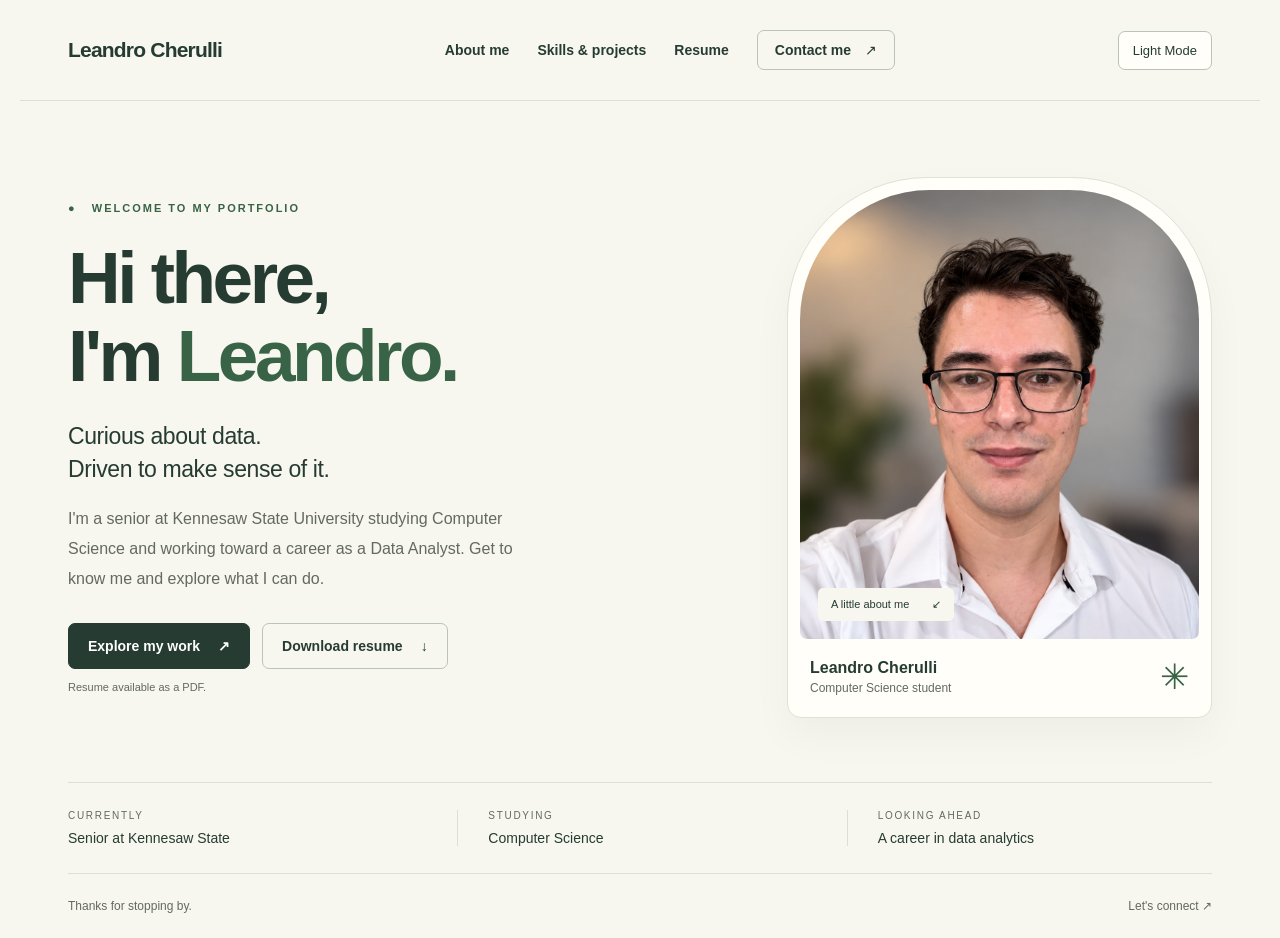
<file: index.html>
<!DOCTYPE html>
<html lang="en-US">
    <head>
        <meta charset="UTF-8">
        <meta name="viewport" content="width=device-width, initial-scale=1.0">
        <meta name="description" content="Leandro Cherulli Portfolio main page">
        <script src="scripts.js"></script>
        <link rel="stylesheet" href="Effects.css">
        <title>
            Leandro Cherulli | Portfolio
        </title>
    </head>
    <body class="portfolio-page">
        <a class="skip-link" href="#main">
            Skip to content
        </a>
        <header class="site-header">
            <a class="wordmark" href="index.html">
                Leandro Cherulli
                <span>
                </span>
            </a>
            <nav class="main-nav" aria-label="Main navigation">
                <a href="aboutMePage.html">
                    About me
                </a>
                <a href="skillsPage.html">
                    Skills &amp; projects
                </a>
                <a href="resumePage.html">
                    Resume
                </a>
                <a class="nav-contact" href="contactPage.html">
                    Contact me
                    <span aria-hidden="true">
                        ↗
                    </span>
                </a>
            </nav>
            <button class="theme-toggle" type="button" aria-pressed="false" hidden>
                Light Mode
            </button>
        </header>
        <main id="main" class="site-main">
            <section class="hero" aria-labelledby="intro-title">
                <div class="hero-copy">
                    <p class="eyebrow">
                        ● &nbsp; Welcome to my portfolio
                    </p>
                    <h1 id="intro-title">
                        Hi there,
                        <br>
                        I'm
                        <span>
                            Leandro.
                        </span>
                    </h1>
                    <p class="hero-subtitle">
                        Curious about data.
                        <br>
                        Driven to make sense of it.
                    </p>
                    <p class="hero-description">
                        I'm a senior at Kennesaw State University studying Computer Science and working toward a career as a Data Analyst. Get to know me and explore what I can do.
                    </p>
                    <div class="hero-actions">
                        <a class="button button-primary" href="skillsPage.html">
                            Explore my work
                            <span aria-hidden="true">
                                ↗
                            </span>
                        </a>
                        <a class="button button-secondary" href="Leandro Cherulli - Resume.pdf" download>
                            Download resume
                            <span aria-hidden="true">
                                ↓
                            </span>
                        </a>
                    </div>
                    <p class="resume-note">
                        Resume available as a PDF.
                    </p>
                </div>
                <figure class="portrait-card">
                    <div class="portrait-frame">
                        <img class="portrait-photo" src="images/Portrait.png" alt="portrait pic">
                        <div class="portrait-placeholder" role="img" aria-label="Placeholder for a portrait">
                            <span class="portrait-monogram" aria-hidden="true">
                                LC
                            </span>
                        </div>
                        <span class="portrait-tag">
                            A little about me
                            <span aria-hidden="true">
                                ↙
                            </span>
                        </span>
                    </div>
                    <figcaption>
                        <div>
                            <strong>
                                Leandro Cherulli
                            </strong>
                            <span>
                                Computer Science student
                            </span>
                        </div>
                        <span class="caption-mark" aria-hidden="true">
                            ✳
                        </span>
                    </figcaption>
                </figure>
            </section>
            <section class="quick-facts" aria-label="At a glance">
                <div>
                    <p class="fact-label">
                        Currently
                    </p>
                    <p>
                        Senior at Kennesaw State
                    </p>
                </div>
                <div>
                    <p class="fact-label">
                        Studying
                    </p>
                    <p>
                        Computer Science
                    </p>
                </div>
                <div>
                    <p class="fact-label">
                        Looking ahead
                    </p>
                    <p>
                        A career in data analytics
                    </p>
                </div>
            </section>
        </main>
        <footer class="site-footer">
            <p>
                Thanks for stopping by.
            </p>
            <a href="contactPage.html">
                Let's connect
                <span aria-hidden="true">
                    ↗
                </span>
            </a>
        </footer>
    </body>
</html>
</file>
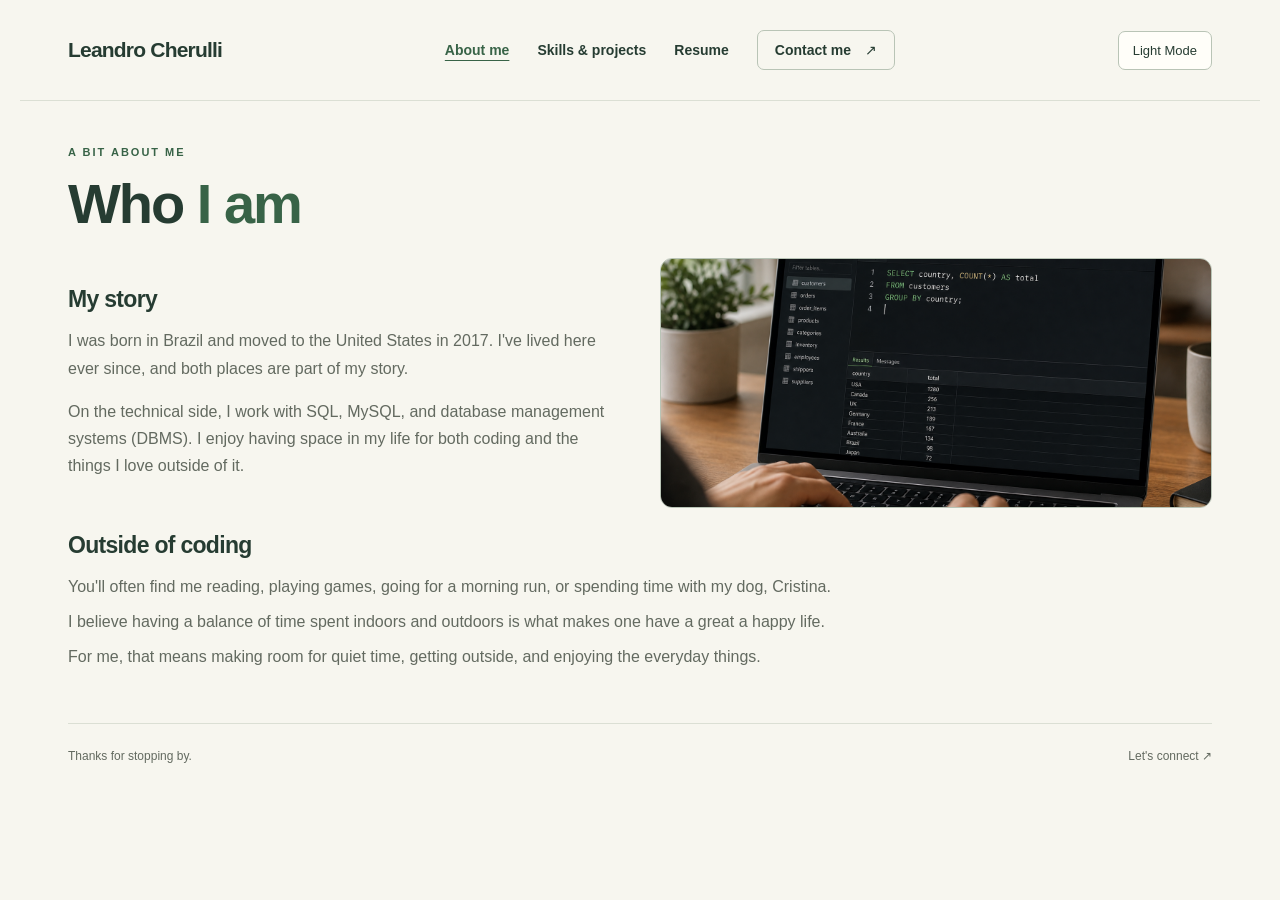
<file: aboutMePage.html>
<!DOCTYPE html>
<html lang="en-US">
    <head>
        <meta charset="UTF-8">
        <meta name="viewport" content="width=device-width, initial-scale=1.0">
        <meta name="description" content="Get to know me.">
        <script src="scripts.js"></script>
        <link rel="stylesheet" href="Effects.css">
        <title>
            About me | Leandro Cherulli
        </title>
    </head>
    <body class="portfolio-page">
        <a class="skip-link" href="#main">
            Skip to content
        </a>
        <header class="site-header">
            <a class="wordmark" href="index.html">
                Leandro Cherulli
                <span>
                </span>
            </a>
            <nav class="main-nav" aria-label="Main navigation">
                <a href="aboutMePage.html" aria-current="page">
                    About me
                </a>
                <a href="skillsPage.html">
                    Skills &amp; projects
                </a>
                <a href="resumePage.html">
                    Resume
                </a>
                <a class="nav-contact" href="contactPage.html">
                    Contact me
                    <span aria-hidden="true">
                        ↗
                    </span>
                </a>
            </nav>
            <button class="theme-toggle" type="button" aria-pressed="false" hidden>
                Light Mode
            </button>
        </header>
        <main id="main" class="site-main">
            <article class="text-page" aria-labelledby="about-title">
                <div class="text-intro">
                    <div>
                        <p class="eyebrow">
                            A bit about me
                        </p>
                        <h1 id="about-title">
                            Who
                            <span>
                                I am
                            </span>
                        </h1>
                    </div>
                </div>
                <div class="text-columns story-layout">
                    <section aria-labelledby="story-title">
                        <h2 id="story-title" class="section-title">
                            My story
                        </h2>
                        <p class="body-copy">
                            I was born in Brazil and moved to the United States in 2017. I've lived here ever since, and both places are part of my story.
                        </p>
                        <p class="body-copy">
                            On the technical side, I work with SQL, MySQL, and database management systems (DBMS). I enjoy having space in my life for both coding and the things I love outside of it.
                        </p>
                    </section>
                    <img class="story-image" src="images/sql-workspace-v2.png" width="1536" height="1024" alt="AI-generated image of hands typing SQL in a database editor on a laptop.">
                    <section class="story-interests" aria-labelledby="outside-title">
                        <h2 id="outside-title" class="section-title">
                            Outside of coding
                        </h2>
                        <p class="body-copy">
                            You'll often find me reading, playing games, going for a morning run, or spending time with my dog, Cristina.
                        </p>
                        <p class="body-copy">
                            I believe having a balance of time spent indoors and outdoors is what makes one have a great a happy life.
                        </p>
                        <p class="body-copy">
                            For me, that means making room for quiet time, getting outside, and enjoying the everyday things.
                        </p>
                    </section>
                </div>
            </article>
        </main>
        <footer class="site-footer">
            <p>
                Thanks for stopping by.
            </p>
            <a href="contactPage.html">
                Let's connect
                <span aria-hidden="true">
                    ↗
                </span>
            </a>
        </footer>
    </body>
</html>
</file>
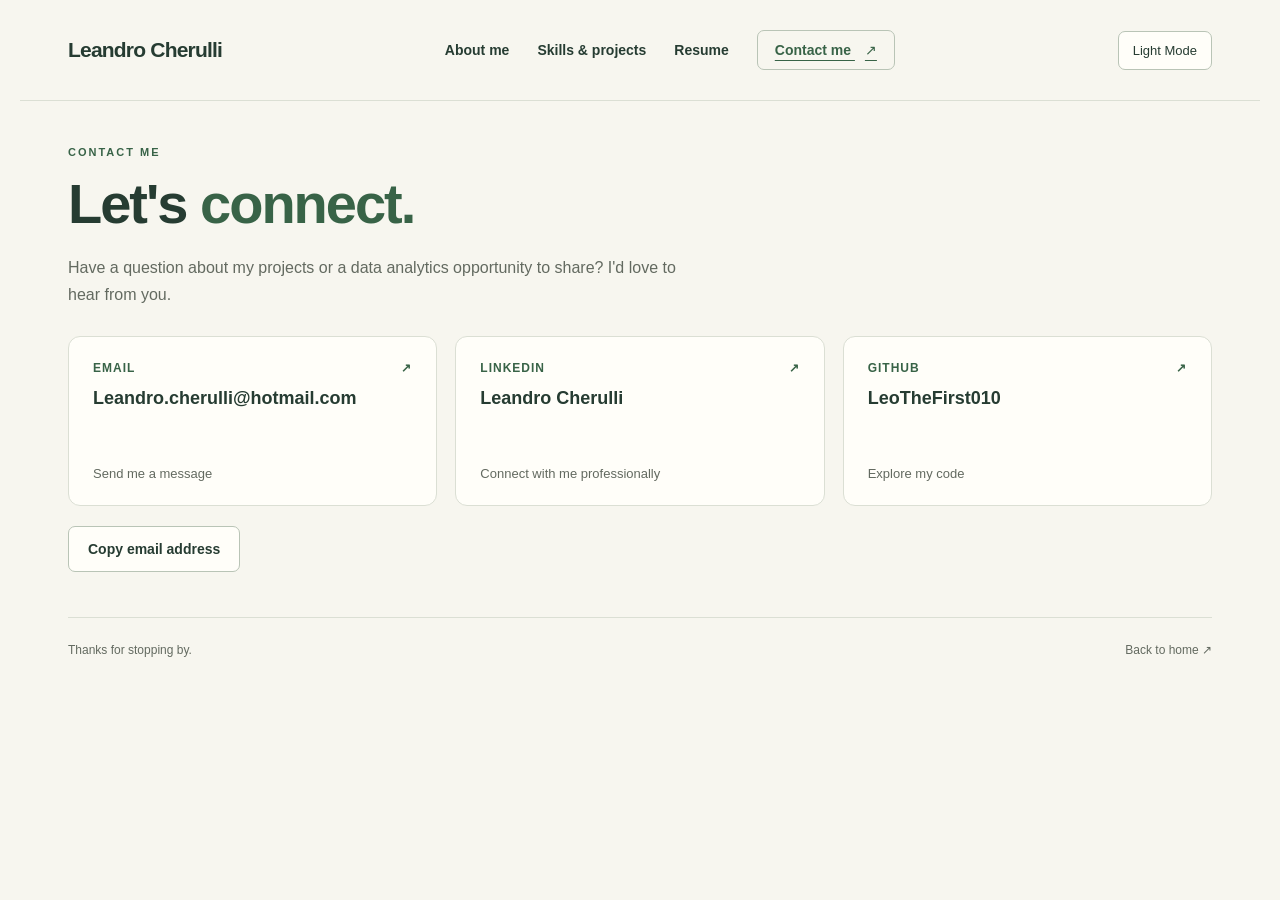
<file: contactPage.html>
<!DOCTYPE html>
<html lang="en-US">
    <head>
        <meta charset="UTF-8">
        <meta name="viewport" content="width=device-width, initial-scale=1.0">
        <meta name="description" content="Contact me.">
        <script src="scripts.js"></script>
        <link rel="stylesheet" href="Effects.css">
        <title>
            Contact me | Leandro Cherulli
        </title>
    </head>
    <body class="portfolio-page">
        <a class="skip-link" href="#main">
            Skip to content
        </a>
        <header class="site-header">
            <a class="wordmark" href="index.html">
                Leandro Cherulli
                <span>
                </span>
            </a>
            <nav class="main-nav" aria-label="Main navigation">
                <a href="aboutMePage.html">
                    About me
                </a>
                <a href="skillsPage.html">
                    Skills &amp; projects
                </a>
                <a href="resumePage.html">
                    Resume
                </a>
                <a class="nav-contact" href="contactPage.html" aria-current="page">
                    Contact me
                    <span aria-hidden="true">
                        ↗
                    </span>
                </a>
            </nav>
            <button class="theme-toggle" type="button" aria-pressed="false" hidden>
                Light Mode
            </button>
        </header>
        <main id="main" class="site-main">
            <article class="text-page" aria-labelledby="contact-title">
                <p class="eyebrow">
                    Contact me
                </p>
                <h1 id="contact-title">
                    Let's
                    <span>
                        connect.
                    </span>
                </h1>
                <p class="contact-intro">
                    Have a question about my projects or a data analytics opportunity to share? I'd love to hear from you.
                </p>
                <address class="contact-grid">
                    <a class="contact-card" href="mailto:Leandro.cherulli@hotmail.com">
                        <span class="contact-label">
                            Email
                            <span aria-hidden="true">
                                ↗
                            </span>
                        </span>
                        <span class="contact-value">
                            Leandro.cherulli@hotmail.com
                        </span>
                        <span class="contact-detail">
                            Send me a message
                        </span>
                    </a>
                    <a class="contact-card" href="https://www.linkedin.com/in/leandro-cherulli">
                        <span class="contact-label">
                            LinkedIn
                            <span aria-hidden="true">
                                ↗
                            </span>
                        </span>
                        <span class="contact-value">
                            Leandro Cherulli
                        </span>
                        <span class="contact-detail">
                            Connect with me professionally
                        </span>
                    </a>
                    <a class="contact-card" href="https://github.com/LeoTheFirst010">
                        <span class="contact-label">
                            GitHub
                            <span aria-hidden="true">
                                ↗
                            </span>
                        </span>
                        <span class="contact-value">
                            LeoTheFirst010
                        </span>
                        <span class="contact-detail">
                            Explore my code
                        </span>
                    </a>
                </address>
                <div class="copy-email-actions">
                    <button class="button button-secondary copy-email" type="button" hidden>
                        Copy email address
                    </button>
                    <p class="copy-status" role="status" aria-live="polite"></p>
                </div>
            </article>
        </main>
        <footer class="site-footer">
            <p>
                Thanks for stopping by.
            </p>
            <a href="mainPage.html">
                Back to home
                <span aria-hidden="true">
                    ↗
                </span>
            </a>
        </footer>
    </body>
</html>
</file>
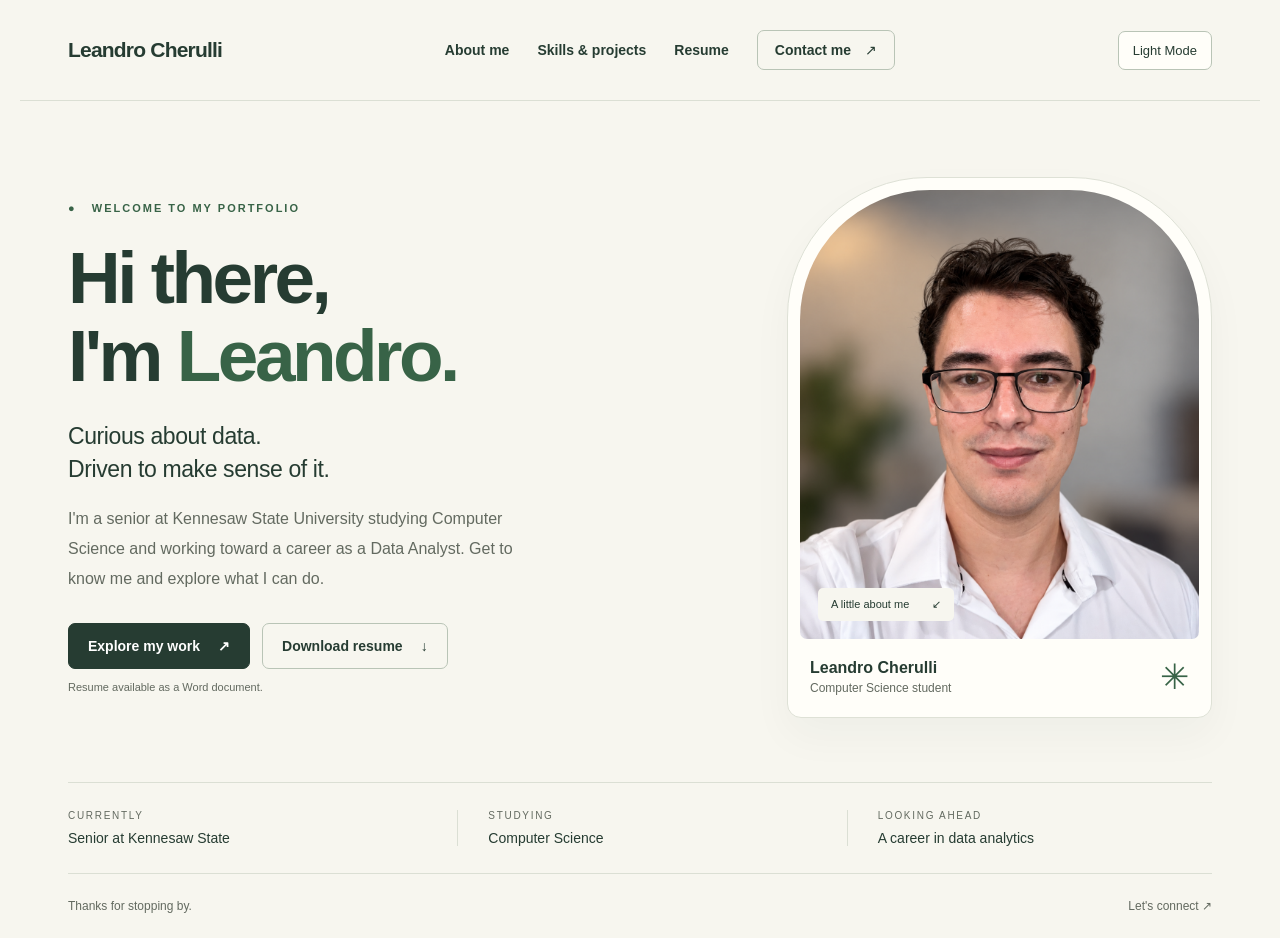
<file: mainPage.html>
<!DOCTYPE html>
<html lang="en-US">
    <head>
        <meta charset="UTF-8">
        <meta name="viewport" content="width=device-width, initial-scale=1.0">
        <meta name="description" content="Leandro Cherulli Portfolio main page">
        <script src="scripts.js"></script>
        <link rel="stylesheet" href="Effects.css">
        <title>
            Leandro Cherulli | Portfolio
        </title>
    </head>
    <body class="portfolio-page">
        <a class="skip-link" href="#main">
            Skip to content
        </a>
        <header class="site-header">
            <a class="wordmark" href="mainPage.html">
                Leandro Cherulli
                <span>
                </span>
            </a>
            <nav class="main-nav" aria-label="Main navigation">
                <a href="aboutMePage.html">
                    About me
                </a>
                <a href="skillsPage.html">
                    Skills &amp; projects
                </a>
                <a href="resumePage.html">
                    Resume
                </a>
                <a class="nav-contact" href="contactPage.html">
                    Contact me
                    <span aria-hidden="true">
                        ↗
                    </span>
                </a>
            </nav>
            <button class="theme-toggle" type="button" aria-pressed="false" hidden>
                Light Mode
            </button>
        </header>
        <main id="main" class="site-main">
            <section class="hero" aria-labelledby="intro-title">
                <div class="hero-copy">
                    <p class="eyebrow">
                        ● &nbsp; Welcome to my portfolio
                    </p>
                    <h1 id="intro-title">
                        Hi there,
                        <br>
                        I'm
                        <span>
                            Leandro.
                        </span>
                    </h1>
                    <p class="hero-subtitle">
                        Curious about data.
                        <br>
                        Driven to make sense of it.
                    </p>
                    <p class="hero-description">
                        I'm a senior at Kennesaw State University studying Computer Science and working toward a career as a Data Analyst. Get to know me and explore what I can do.
                    </p>
                    <div class="hero-actions">
                        <a class="button button-primary" href="skillsPage.html">
                            Explore my work
                            <span aria-hidden="true">
                                ↗
                            </span>
                        </a>
                        <a class="button button-secondary" href="Leandro Cherulli - Resume.docx" download>
                            Download resume
                            <span aria-hidden="true">
                                ↓
                            </span>
                        </a>
                    </div>
                    <p class="resume-note">
                        Resume available as a Word document.
                    </p>
                </div>
                <figure class="portrait-card">
                    <div class="portrait-frame">
                        <img class="portrait-photo" src="images/Portrait.png" alt="Leandro Cherulli portrait pic">
                        <div class="portrait-placeholder" role="img" aria-label="Placeholder for a portrait of Leandro Cherulli">
                            <span class="portrait-monogram" aria-hidden="true">
                                LC
                            </span>
                            <span class="portrait-placeholder-label">
                                Your portrait goes here
                            </span>
                        </div>
                        <span class="portrait-tag">
                            A little about me
                            <span aria-hidden="true">
                                ↙
                            </span>
                        </span>
                    </div>
                    <figcaption>
                        <div>
                            <strong>
                                Leandro Cherulli
                            </strong>
                            <span>
                                Computer Science student
                            </span>
                        </div>
                        <span class="caption-mark" aria-hidden="true">
                            ✳
                        </span>
                    </figcaption>
                </figure>
            </section>
            <section class="quick-facts" aria-label="At a glance">
                <div>
                    <p class="fact-label">
                        Currently
                    </p>
                    <p>
                        Senior at Kennesaw State
                    </p>
                </div>
                <div>
                    <p class="fact-label">
                        Studying
                    </p>
                    <p>
                        Computer Science
                    </p>
                </div>
                <div>
                    <p class="fact-label">
                        Looking ahead
                    </p>
                    <p>
                        A career in data analytics
                    </p>
                </div>
            </section>
        </main>
        <footer class="site-footer">
            <p>
                Thanks for stopping by.
            </p>
            <a href="contactPage.html">
                Let's connect
                <span aria-hidden="true">
                    ↗
                </span>
            </a>
        </footer>
    </body>
</html>
</file>
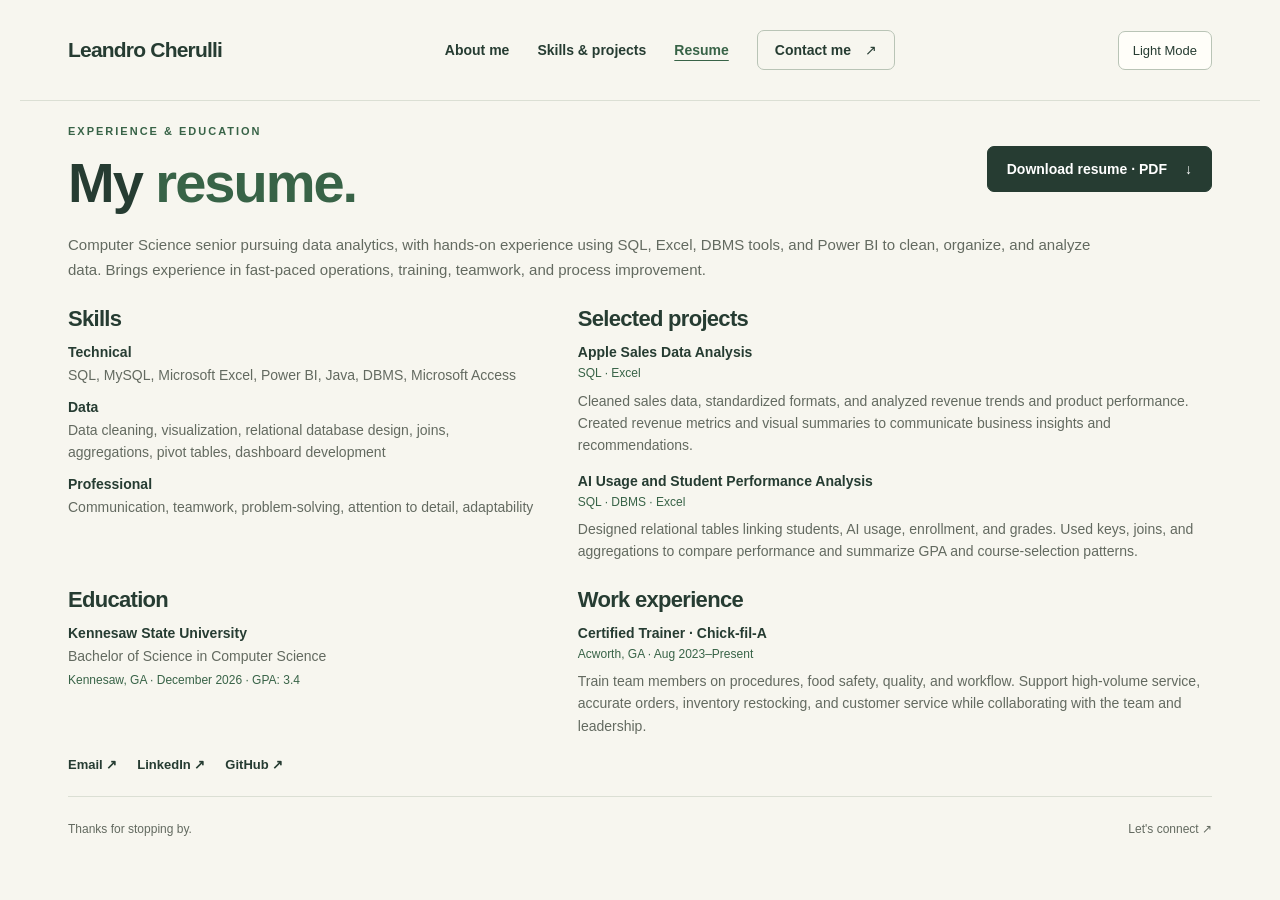
<file: resumePage.html>
<!DOCTYPE html>
<html lang="en-US">
    <head>
        <meta charset="UTF-8">
        <meta name="viewport" content="width=device-width, initial-scale=1.0">
        <meta name="description" content="Leandro Cherulli's resume.">
        <script src="scripts.js"></script>
        <link rel="stylesheet" href="Effects.css">
        <title>
            Resume | Leandro Cherulli
        </title>
    </head>
    <body class="portfolio-page">
        <a class="skip-link" href="#main">
            Skip to content
        </a>
        <header class="site-header">
            <a class="wordmark" href="index.html">
                Leandro Cherulli
                <span>
                </span>
            </a>
            <nav class="main-nav" aria-label="Main navigation">
                <a href="aboutMePage.html">
                    About me
                </a>
                <a href="skillsPage.html">
                    Skills &amp; projects
                </a>
                <a href="resumePage.html" aria-current="page">
                    Resume
                </a>
                <a class="nav-contact" href="contactPage.html">
                    Contact me
                    <span aria-hidden="true">
                        ↗
                    </span>
                </a>
            </nav>
            <button class="theme-toggle" type="button" aria-pressed="false" hidden>
                Light Mode
            </button>
        </header>
        <main id="main" class="site-main">
            <article class="text-page resume-page" aria-labelledby="resume-title">
                <div class="text-intro">
                    <div>
                        <p class="eyebrow">
                            Experience &amp; education
                        </p>
                        <h1 id="resume-title">
                            My
                            <span>
                                resume.
                            </span>
                        </h1>
                    </div>
                    <a class="button button-primary" href="Leandro Cherulli - Resume.pdf" download>
                        Download resume · PDF
                        <span aria-hidden="true">
                            ↓
                        </span>
                    </a>
                </div>
                <p class="resume-summary">
                    Computer Science senior pursuing data analytics, with hands-on experience using SQL, Excel, DBMS tools, and Power BI to clean, organize, and analyze data. Brings experience in fast-paced operations, training, teamwork, and process improvement.
                </p>
                <div class="resume-grid">
                    <section aria-labelledby="skills-title">
                        <h2 class="section-title" id="skills-title">
                            Skills
                        </h2>
                        <dl class="resume-skills">
                            <dt>
                                Technical
                            </dt>
                            <dd>
                                SQL, MySQL, Microsoft Excel, Power BI, Java, DBMS, Microsoft Access
                            </dd>
                            <dt>
                                Data
                            </dt>
                            <dd>
                                Data cleaning, visualization, relational database design, joins, aggregations, pivot tables, dashboard development
                            </dd>
                            <dt>
                                Professional
                            </dt>
                            <dd>
                                Communication, teamwork, problem-solving, attention to detail, adaptability
                            </dd>
                        </dl>
                    </section>
                    <section aria-labelledby="projects-title">
                        <h2 class="section-title" id="projects-title">
                            Selected projects
                        </h2>
                        <div class="resume-entry">
                            <h3>
                                Apple Sales Data Analysis
                            </h3>
                            <p class="entry-meta">
                                SQL · Excel
                            </p>
                            <p>
                                Cleaned sales data, standardized formats, and analyzed revenue trends and product performance. Created revenue metrics and visual summaries to communicate business insights and recommendations.
                            </p>
                        </div>
                        <div class="resume-entry">
                            <h3>
                                AI Usage and Student Performance Analysis
                            </h3>
                            <p class="entry-meta">
                                SQL · DBMS · Excel
                            </p>
                            <p>
                                Designed relational tables linking students, AI usage, enrollment, and grades. Used keys, joins, and aggregations to compare performance and summarize GPA and course-selection patterns.
                            </p>
                        </div>
                    </section>
                    <section aria-labelledby="education-title">
                        <h2 class="section-title" id="education-title">
                            Education
                        </h2>
                        <div class="resume-entry">
                            <h3>
                                Kennesaw State University
                            </h3>
                            <p>
                                Bachelor of Science in Computer Science
                            </p>
                            <p class="entry-meta">
                                Kennesaw, GA · December 2026 · GPA: 3.4
                            </p>
                        </div>
                    </section>
                    <section aria-labelledby="experience-title">
                        <h2 class="section-title" id="experience-title">
                            Work experience
                        </h2>
                        <div class="resume-entry">
                            <h3>
                                Certified Trainer · Chick-fil-A
                            </h3>
                            <p class="entry-meta">
                                Acworth, GA · Aug 2023–Present
                            </p>
                            <p>
                                Train team members on procedures, food safety, quality, and workflow. Support high-volume service, accurate orders, inventory restocking, and customer service while collaborating with the team and leadership.
                            </p>
                        </div>
                    </section>
                </div>
                <nav class="resume-links" aria-label="Resume contact links">
                    <a href="mailto:Leandro.cherulli@hotmail.com">
                        Email
                        <span aria-hidden="true">
                            ↗
                        </span>
                    </a>
                    <a href="https://www.linkedin.com/in/leandro-cherulli">
                        LinkedIn
                        <span aria-hidden="true">
                            ↗
                        </span>
                    </a>
                    <a href="https://github.com/LeoTheFirst010">
                        GitHub
                        <span aria-hidden="true">
                            ↗
                        </span>
                    </a>
                </nav>
            </article>
        </main>
        <footer class="site-footer">
            <p>
                Thanks for stopping by.
            </p>
            <a href="contactPage.html">
                Let's connect
                <span aria-hidden="true">
                    ↗
                </span>
            </a>
        </footer>
    </body>
</html>
</file>
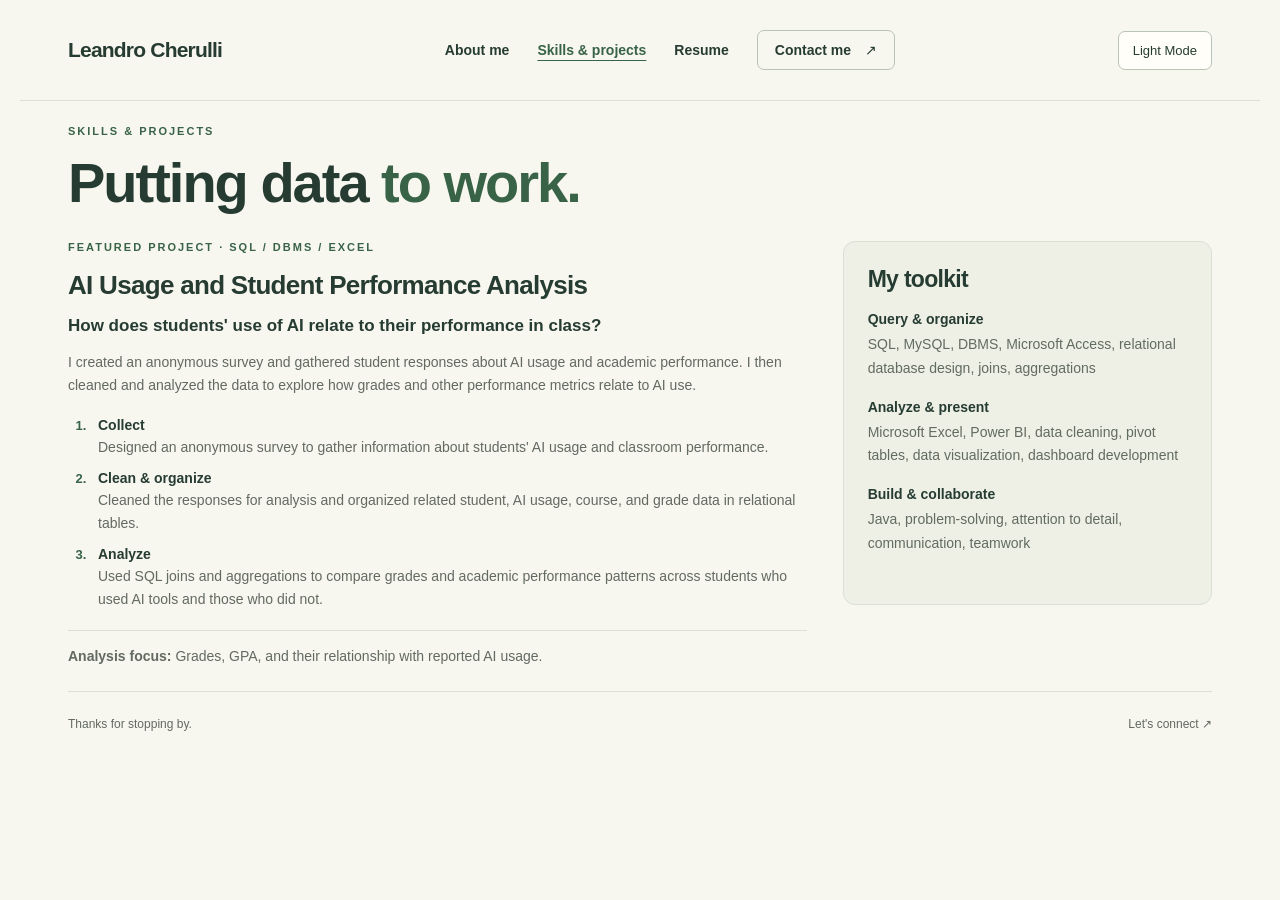
<file: skillsPage.html>
<!DOCTYPE html>
<html lang="en-US">
    <head>
        <meta charset="UTF-8">
        <meta name="viewport" content="width=device-width, initial-scale=1.0">
        <meta name="description" content="Explore my skills.">
        <script src="scripts.js"></script>
        <link rel="stylesheet" href="Effects.css">
        <title>
            Skills &amp; Projects | Leandro Cherulli
        </title>
    </head>
    <body class="portfolio-page">
        <a class="skip-link" href="#main">
            Skip to content
        </a>
        <header class="site-header">
            <a class="wordmark" href="index.html">
                Leandro Cherulli
                <span>
                </span>
            </a>
            <nav class="main-nav" aria-label="Main navigation">
                <a href="aboutMePage.html">
                    About me
                </a>
                <a href="skillsPage.html" aria-current="page">
                    Skills &amp; projects
                </a>
                <a href="resumePage.html">
                    Resume
                </a>
                <a class="nav-contact" href="contactPage.html">
                    Contact me
                    <span aria-hidden="true">
                        ↗
                    </span>
                </a>
            </nav>
            <button class="theme-toggle" type="button" aria-pressed="false" hidden>
                Light Mode
            </button>
        </header>
        <main id="main" class="site-main">
            <article class="text-page projects-page" aria-labelledby="page-title">
                <p class="eyebrow">
                    Skills &amp; projects
                </p>
                <h1 id="page-title">
                    Putting data
                    <span>
                        to work.
                    </span>
                </h1>
                <div class="project-layout">
                    <section class="featured-project" aria-labelledby="project-title">
                        <p class="eyebrow">
                            Featured project · SQL / DBMS / Excel
                        </p>
                        <h2 class="section-title" id="project-title">
                            AI Usage and Student Performance Analysis
                        </h2>
                        <p class="project-question">
                            How does students' use of AI relate to their performance in class?
                        </p>
                        <p class="body-copy">
                            I created an anonymous survey and gathered student responses about AI usage and academic performance. I then cleaned and analyzed the data to explore how grades and other performance metrics relate to AI use.
                        </p>
                        <ol class="project-process">
                            <li>
                                <h3>
                                    Collect
                                </h3>
                                <p>
                                    Designed an anonymous survey to gather information about students' AI usage and classroom performance.
                                </p>
                            </li>
                            <li>
                                <h3>
                                    Clean &amp; organize
                                </h3>
                                <p>
                                    Cleaned the responses for analysis and organized related student, AI usage, course, and grade data in relational tables.
                                </p>
                            </li>
                            <li>
                                <h3>
                                    Analyze
                                </h3>
                                <p>
                                    Used SQL joins and aggregations to compare grades and academic performance patterns across students who used AI tools and those who did not.
                                </p>
                            </li>
                        </ol>
                        <p class="project-focus">
                            <strong>
                                Analysis focus:
                            </strong>
                            Grades, GPA, and their relationship with reported AI usage.
                        </p>
                    </section>
                    <aside class="skills-panel" aria-labelledby="skills-title">
                        <h2 class="section-title" id="skills-title">
                            My toolkit
                        </h2>
                        <dl class="skill-groups">
                            <dt>
                                Query &amp; organize
                            </dt>
                            <dd>
                                SQL, MySQL, DBMS, Microsoft Access, relational database design, joins, aggregations
                            </dd>
                            <dt>
                                Analyze &amp; present
                            </dt>
                            <dd>
                                Microsoft Excel, Power BI, data cleaning, pivot tables, data visualization, dashboard development
                            </dd>
                            <dt>
                                Build &amp; collaborate
                            </dt>
                            <dd>
                                Java, problem-solving, attention to detail, communication, teamwork
                            </dd>
                        </dl>
                    </aside>
                </div>
            </article>
        </main>
        <footer class="site-footer">
            <p>
                Thanks for stopping by.
            </p>
            <a href="contactPage.html">
                Let's connect
                <span aria-hidden="true">
                    ↗
                </span>
            </a>
        </footer>
    </body>
</html>
</file>
<file: Effects.css>
/* Shared portfolio styles: use class="portfolio-page" on the body. */
.portfolio-page {
    --ink: #263c32;
    --muted: #636a60;
    --accent: #386347;
    --page-background: #f7f6ef;
    --surface: #fffef9;
    --surface-muted: #eef0e6;
    --border: #dbdfd4;
    --border-strong: #b9c4b6;
    --page-width: 1240px;
    --button-text: #fff;
    --button-hover: #e8ece1;
    color-scheme: light;
    margin: 0;
    border: 0;
    background: var(--page-background);
    color: var(--ink);
    font-family: "Avenir Next", Avenir, "Segoe UI", sans-serif;
    -webkit-font-smoothing: antialiased;
}

.portfolio-page *, .portfolio-page *::before, .portfolio-page *::after {
    box-sizing: border-box;
}

.portfolio-page a {
    color: inherit;
    text-decoration: none;
}

.portfolio-page a:focus-visible {
    outline: 3px solid var(--accent);
    outline-offset: 6px;
}

.portfolio-page .skip-link {
    position: absolute;
    left: 16px;
    top: -100px;
    padding: 12px;
    background: var(--surface);
    z-index: 2;
}

.portfolio-page .skip-link:focus {
    top: 12px;
}

/* Shared page containers. */
.portfolio-page .site-header,
.portfolio-page .site-main,
.portfolio-page .site-footer {
    max-width: var(--page-width);
    margin: 0 auto;
}

.portfolio-page .site-header {
    padding: 30px 48px;
    background: transparent;
    display: flex;
    justify-content: space-between;
    align-items: center;
    gap: 28px;
    border-bottom: 1px solid var(--border);
}

.portfolio-page .wordmark {
    font-size: 21px;
    font-weight: 750;
    letter-spacing: -0.8px;
    white-space: nowrap;
}

.portfolio-page .wordmark span {
    color: var(--accent);
}

.portfolio-page .main-nav {
    display: flex;
    align-items: center;
    gap: 28px;
    font-size: 14px;
    font-weight: 550;
}

.portfolio-page .main-nav a:hover, .portfolio-page .site-footer a:hover {
    color: var(--accent);
    text-decoration: underline;
    text-underline-offset: 5px;
}

.portfolio-page .nav-contact {
    border: 1px solid var(--border-strong);
    border-radius: 7px;
    padding: 11px 17px;
}

.portfolio-page .nav-contact span {
    margin-left: 10px;
}

.portfolio-page .site-main {
    padding: 0 48px;
}

.portfolio-page .hero {
    display: grid;
    grid-template-columns: 1.2fr 1fr;
    align-items: center;
    gap: 80px;
    padding: 76px 0 64px;
}

.portfolio-page .eyebrow {
    color: var(--accent);
    font-size: 11px;
    text-transform: uppercase;
    letter-spacing: 2px;
    font-weight: 700;
    margin: 0 0 25px;
}

.portfolio-page h1 {
    height: auto;
    text-align: left;
    margin: 0;
    font-size: clamp(48px, 5.7vw, 76px);
    line-height: 1.07;
    letter-spacing: -3.5px;
    font-weight: 650;
}

.portfolio-page h1 span {
    color: var(--accent);
}

.portfolio-page .hero-subtitle {
    font-size: 23px;
    line-height: 1.45;
    font-weight: 500;
    margin: 25px 0 18px;
    letter-spacing: -0.4px;
}

.portfolio-page .hero-description {
    max-width: 465px;
    color: var(--muted);
    font-size: 16px;
    line-height: 1.85;
    margin: 0;
}

.portfolio-page .hero-actions {
    display: flex;
    flex-wrap: wrap;
    gap: 12px;
    margin-top: 30px;
}

.portfolio-page .button {
    display: inline-flex;
    align-items: center;
    justify-content: center;
    gap: 18px;
    padding: 14px 19px;
    border-radius: 7px;
    font-size: 14px;
    font-weight: 600;
    transition: background 150ms;
}

.portfolio-page .button-primary {
    background: var(--ink);
    color: var(--button-text);
    border: 1px solid var(--ink);
}

.portfolio-page .button-primary:hover {
    background: var(--accent);
}

.portfolio-page .button-secondary {
    border: 1px solid var(--border-strong);
}

.portfolio-page .button-secondary:hover {
    background: var(--button-hover);
}

.portfolio-page .resume-note {
    color: var(--muted);
    font-size: 11px;
    margin: 12px 0 0;
}

.portfolio-page .portrait-card {
    width: 100%;
    max-width: 425px;
    margin: 0;
    justify-self: end;
    background: var(--surface);
    padding: 12px;
    border: 1px solid #dee1d6;
    border-radius: 140px 140px 14px 14px;
    box-shadow: 0 18px 42px #263c320a;
}

.portfolio-page .portrait-frame {
    position: relative;
    aspect-ratio: 4 / 4.5;
    border-radius: 130px 130px 7px 7px;
    overflow: hidden;
    background: #dce3d3;
}

.portfolio-page .portrait-photo {
    display: block;
    width: 100%;
    height: 100%;
    object-fit: cover;
    object-position: center;
}

.portfolio-page .portrait-placeholder {
    height: 100%;
    display: flex;
    flex-direction: column;
    justify-content: center;
    align-items: center;
    background: radial-gradient(ellipse at 30% 15%, #eff1e5, transparent 65%), #dce3d3;
    gap: 18px;
}

.portfolio-page .portrait-monogram {
    font-family: Georgia, serif;
    font-size: clamp(80px, 10vw, 130px);
    letter-spacing: -8px;
    color: #677d5c;
}

.portfolio-page .portrait-placeholder-label {
    font-size: 12px;
    color: #4f6349;
}

.portfolio-page .portrait-tag {
    position: absolute;
    bottom: 18px;
    left: 18px;
    background: var(--page-background);
    border-radius: 5px;
    padding: 10px 13px;
    font-size: 11px;
}

.portfolio-page .portrait-tag span {
    margin-left: 20px;
}

.portfolio-page figcaption {
    display: flex;
    align-items: center;
    justify-content: space-between;
    padding: 18px 10px 8px;
}

.portfolio-page figcaption strong {
    display: block;
    font-size: 16px;
}

.portfolio-page figcaption div > span {
    display: block;
    margin-top: 4px;
    color: var(--muted);
    font-size: 12px;
}

.portfolio-page .caption-mark {
    font-size: 35px;
    color: var(--accent);
}

.portfolio-page .quick-facts {
    display: grid;
    grid-template-columns: repeat(3, 1fr);
    padding: 27px 0;
    border-top: 1px solid var(--border);
    border-bottom: 1px solid var(--border);
    gap: 24px;
}

.portfolio-page .quick-facts > div + div {
    border-left: 1px solid var(--border);
    padding-left: 30px;
}

.portfolio-page .quick-facts p {
    margin: 0;
    font-size: 14px;
}

.portfolio-page .quick-facts .fact-label {
    margin-bottom: 9px;
    color: var(--muted);
    font-size: 10px;
    text-transform: uppercase;
    letter-spacing: 1.7px;
}

.portfolio-page .site-footer {
    padding: 25px 48px;
    display: flex;
    justify-content: space-between;
    gap: 20px;
    font-size: 12px;
    color: var(--muted);
}

.portfolio-page .site-footer p {
    margin: 0;
}

/* Reusable content sections. */
.portfolio-page .main-nav a[aria-current="page"] {
    color: var(--accent);
    text-decoration: underline;
    text-underline-offset: 5px;
}

.portfolio-page .section-title {
    margin: 0 0 16px;
    font-size: 28px;
    letter-spacing: -0.7px;
    font-weight: 600;
}

.portfolio-page .body-copy {
    max-width: 720px;
    margin: 0 0 16px;
    color: var(--muted);
    font-size: 16px;
    line-height: 1.85;
}

.portfolio-page .body-copy:last-child {
    margin-bottom: 0;
}

/* Compact text layout for About and other text-focused pages. */
.portfolio-page .text-page {
    padding: clamp(24px, 5vh, 48px) 0;
    border-bottom: 1px solid var(--border);
}

.portfolio-page .text-page .eyebrow {
    margin-bottom: 16px;
}

.portfolio-page .text-page h1 {
    font-size: clamp(36px, 4.5vw, 56px);
    letter-spacing: -2px;
}

.portfolio-page .text-columns {
    display: grid;
    grid-template-columns: repeat(2, minmax(0, 1fr));
    gap: 48px;
    margin-top: 32px;
}

.portfolio-page .text-columns .section-title {
    font-size: 23px;
    margin-bottom: 14px;
}

.portfolio-page .text-columns .body-copy {
    line-height: 1.7;
}

/* Shared introduction row for headings and supporting actions. */
.portfolio-page .text-intro {
    display: flex;
    align-items: center;
    justify-content: space-between;
    gap: 24px;
}

/* Story text paired with a supporting workspace image. */
.portfolio-page .story-layout {
    align-items: center;
    column-gap: 40px;
    row-gap: 24px;
    margin-top: 24px;
}

.portfolio-page .story-image {
    display: block;
    width: 100%;
    max-height: 250px;
    object-fit: cover;
    border-radius: 12px;
    border: 1px solid var(--border-strong);
}

.portfolio-page .story-interests {
    grid-column: 1 / -1;
}

.portfolio-page .story-interests .body-copy {
    max-width: none;
    margin-bottom: 8px;
}

/* Resume layout and entries. */
.portfolio-page .resume-page,
.portfolio-page .projects-page {
    padding-top: 24px;
    padding-bottom: 24px;
}

.portfolio-page .resume-summary {
    margin: 20px 0 24px;
    max-width: 1050px;
    color: var(--muted);
    font-size: 15px;
    line-height: 1.65;
}

.portfolio-page .resume-grid {
    display: grid;
    grid-template-columns: 1fr 1.35fr;
    column-gap: 40px;
    row-gap: 24px;
}

.portfolio-page .resume-grid .section-title {
    font-size: 22px;
    margin-bottom: 12px;
}

.portfolio-page .resume-entry + .resume-entry {
    margin-top: 16px;
}

.portfolio-page .resume-entry h3,
.portfolio-page .resume-skills dt {
    margin: 0 0 4px;
    font-size: 14px;
    font-weight: 650;
}

.portfolio-page .resume-entry p,
.portfolio-page .resume-skills dd,
.portfolio-page .project-process p,
.portfolio-page .project-focus {
    margin: 0;
    font-size: 14px;
    line-height: 1.6;
    color: var(--muted);
}

.portfolio-page .resume-entry .entry-meta {
    margin: 4px 0 6px;
    font-size: 12px;
    color: var(--accent);
}

.portfolio-page .resume-skills {
    margin: 0;
}

.portfolio-page .resume-skills dd + dt {
    margin-top: 12px;
}

.portfolio-page .resume-links {
    margin-top: 20px;
    display: flex;
    flex-wrap: wrap;
    gap: 20px;
    font-size: 13px;
    font-weight: 600;
}

.portfolio-page .resume-links a:hover {
    text-decoration: underline;
    text-underline-offset: 5px;
}

/* Featured projects and supporting skills. */

.portfolio-page .project-layout {
    display: grid;
    grid-template-columns: minmax(0, 2fr) minmax(0, 1fr);
    gap: 36px;
    margin-top: 28px;
    align-items: start;
}

.portfolio-page .featured-project .section-title {
    font-size: 26px;
    line-height: 1.25;
    margin-bottom: 12px;
}

.portfolio-page .project-question {
    margin: 0 0 12px;
    font-size: 17px;
    font-weight: 600;
    line-height: 1.5;
}

.portfolio-page .featured-project .body-copy {
    font-size: 14px;
    line-height: 1.65;
}

.portfolio-page .project-process {
    padding: 0 0 0 22px;
    margin: 20px 0;
}

.portfolio-page .project-process li {
    padding-left: 8px;
    margin-bottom: 12px;
}

.portfolio-page .project-process li::marker {
    color: var(--accent);
    font-weight: 700;
    font-size: 13px;
}

.portfolio-page .project-process h3 {
    margin: 0 0 3px;
    font-size: 14px;
}

.portfolio-page .project-focus {
    padding-top: 14px;
    border-top: 1px solid var(--border);
}

/* Shared card framing. */
.portfolio-page .skills-panel,
.portfolio-page .contact-card {
    padding: 24px;
    border: 1px solid var(--border);
    border-radius: 12px;
}

.portfolio-page .skills-panel {
    background: var(--surface-muted);
}

.portfolio-page .skills-panel .section-title {
    font-size: 23px;
}

.portfolio-page .skill-groups {
    margin: 0 0 24px;
}

.portfolio-page .skill-groups dt {
    margin: 18px 0 6px;
    font-size: 14px;
    font-weight: 650;
}

.portfolio-page .skill-groups dd {
    margin: 0;
    color: var(--muted);
    font-size: 14px;
    line-height: 1.7;
}

/* Contact links. */
.portfolio-page .contact-intro {
    max-width: 620px;
    margin: 20px 0 28px;
    color: var(--muted);
    font-size: 16px;
    line-height: 1.7;
}

.portfolio-page .contact-grid {
    display: grid;
    grid-template-columns: repeat(3, minmax(0, 1fr));
    gap: 18px;
    margin: 0;
    font-style: normal;
}

.portfolio-page .contact-card {
    min-width: 0;
    min-height: 170px;
    display: flex;
    flex-direction: column;
    gap: 10px;
    background: var(--surface);
}

.portfolio-page .contact-card:hover {
    background: var(--surface-muted);
    border-color: var(--accent);
}

.portfolio-page .contact-label {
    display: flex;
    justify-content: space-between;
    color: var(--accent);
    font-size: 12px;
    font-weight: 650;
    letter-spacing: 1px;
    text-transform: uppercase;
}

.portfolio-page .contact-value {
    font-size: 18px;
    line-height: 1.5;
    font-weight: 600;
    overflow-wrap: anywhere;
}

.portfolio-page .contact-detail {
    margin-top: auto;
    color: var(--muted);
    font-size: 13px;
}

@media (max-width: 950px) {
    .portfolio-page .contact-grid {
        grid-template-columns: 1fr;
    }

    .portfolio-page .contact-card {
        min-height: 0;
    }

    .portfolio-page .site-header {
        flex-wrap: wrap;
    }

    .portfolio-page .hero {
        gap: 35px;
    }

    .portfolio-page .main-nav {
        flex-wrap: wrap;
        gap: 22px;
    }
}

/* Mobile layouts. */
@media (max-width: 700px) {

    .portfolio-page .project-layout,
    .portfolio-page .resume-grid,
    .portfolio-page .text-columns {
        grid-template-columns: 1fr;
        gap: 24px;
    }

    .portfolio-page .text-intro {
        flex-wrap: wrap;
    }

    .portfolio-page .text-columns {
        margin-top: 24px;
    }

    .portfolio-page .site-header {
        padding: 24px;
        gap: 20px;
    }

    .portfolio-page .main-nav {
        gap: 16px;
        font-size: 12px;
    }

    .portfolio-page .nav-contact {
        padding: 8px 10px;
    }

    .portfolio-page .site-main {
        padding: 0 24px;
    }

    .portfolio-page .hero {
        grid-template-columns: 1fr;
        padding: 44px 0;
        gap: 38px;
    }

    .portfolio-page h1 {
        letter-spacing: -2px;
    }

    .portfolio-page .portrait-card {
        justify-self: center;
        max-width: 370px;
    }

    .portfolio-page .quick-facts {
        grid-template-columns: 1fr;
        gap: 20px;
    }

    .portfolio-page .quick-facts > div + div {
        border-left: 0;
        padding-left: 0;
    }

    .portfolio-page .site-footer {
        padding: 24px;
    }
}

/* Shared theme controls and dark palette. */
[data-theme="dark"] .portfolio-page {
    --ink: #e6eddf;
    --muted: #b2bdad;
    --accent: #a9cfa1;
    --page-background: #17201b;
    --surface: #202c24;
    --surface-muted: #29372d;
    --border: #405045;
    --border-strong: #667c6b;
    --button-text: #17201b;
    --button-hover: #314335;
    color-scheme: dark;
}

.portfolio-page button {
    font-family: inherit;
    cursor: pointer;
}

.portfolio-page button:focus-visible {
    outline: 3px solid var(--accent);
    outline-offset: 6px;
}

.portfolio-page [hidden] {
    display: none;
}

.portfolio-page .theme-toggle {
    flex-shrink: 0;
    padding: 11px 14px;
    border: 1px solid var(--border-strong);
    border-radius: 7px;
    background: var(--surface);
    color: var(--ink);
    font-size: 13px;
}

.portfolio-page .theme-toggle:hover,
.portfolio-page .theme-toggle[aria-pressed="true"] {
    background: var(--surface-muted);
}

.portfolio-page .theme-toggle[aria-pressed="true"] {
    border-color: var(--accent);
    box-shadow: inset 0 0 0 1px var(--accent);
}

.portfolio-page .copy-email-actions {
    display: flex;
    align-items: center;
    flex-wrap: wrap;
    gap: 16px;
    margin-top: 20px;
}

.portfolio-page .copy-email {
    background: var(--surface);
    color: var(--ink);
}

.portfolio-page .copy-email:disabled {
    cursor: wait;
    opacity: 0.7;
}

.portfolio-page .copy-status {
    margin: 0;
    color: var(--muted);
    font-size: 13px;
    overflow-wrap: anywhere;
}
</file>
